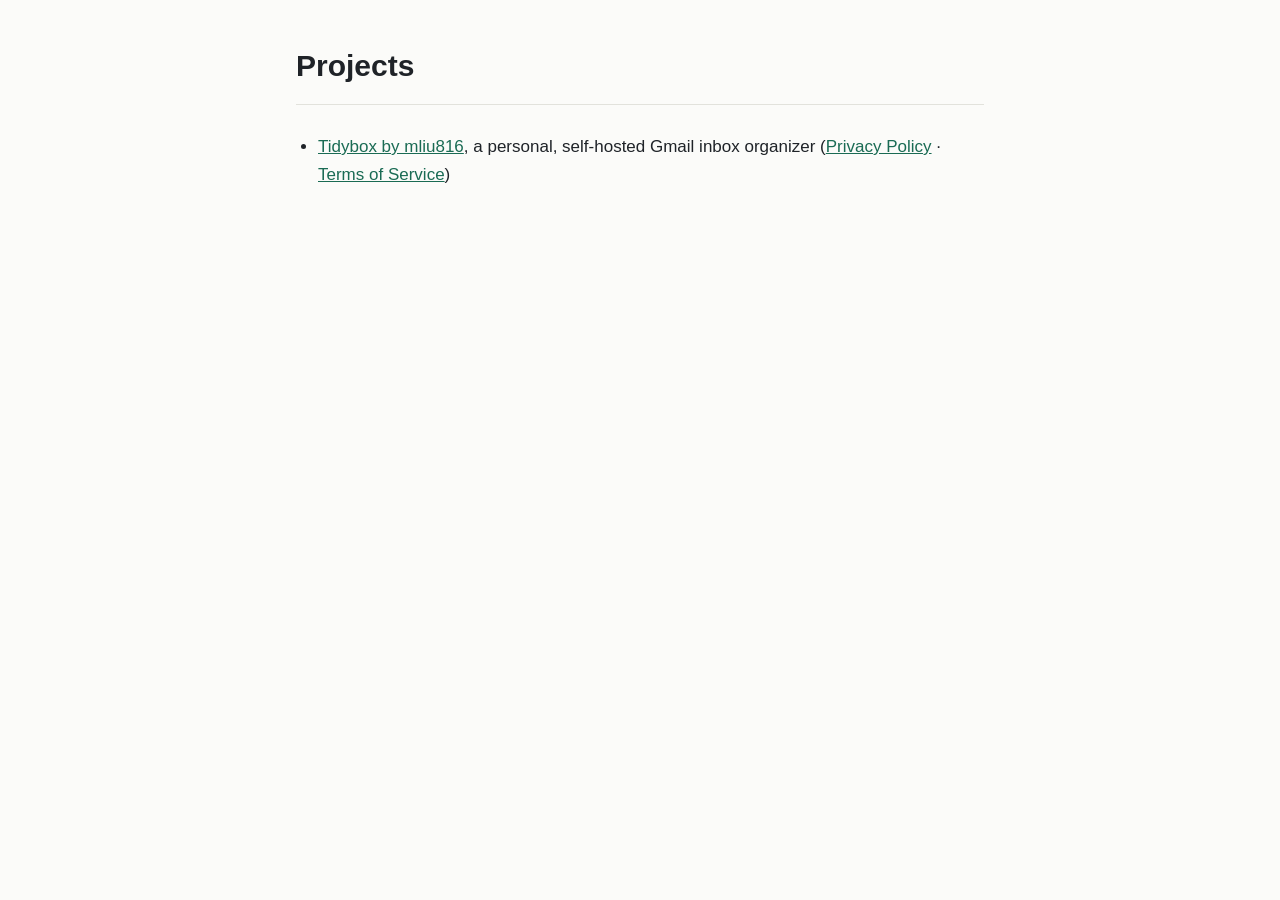
<file: index.html>
<!DOCTYPE html>
<html lang="en">
<head>
  <meta charset="utf-8">
  <meta name="viewport" content="width=device-width, initial-scale=1">
  <title>mliu816 projects</title>
  <link rel="stylesheet" href="tidybox/style.css">
</head>
<body>
<main>
  <header><h1>Projects</h1></header>
  <ul>
    <li><a href="tidybox/">Tidybox by mliu816</a>, a personal, self-hosted Gmail inbox organizer (<a href="tidybox/privacy.html">Privacy Policy</a> · <a href="tidybox/terms.html">Terms of Service</a>)</li>
  </ul>
</main>
</body>
</html>
</file>
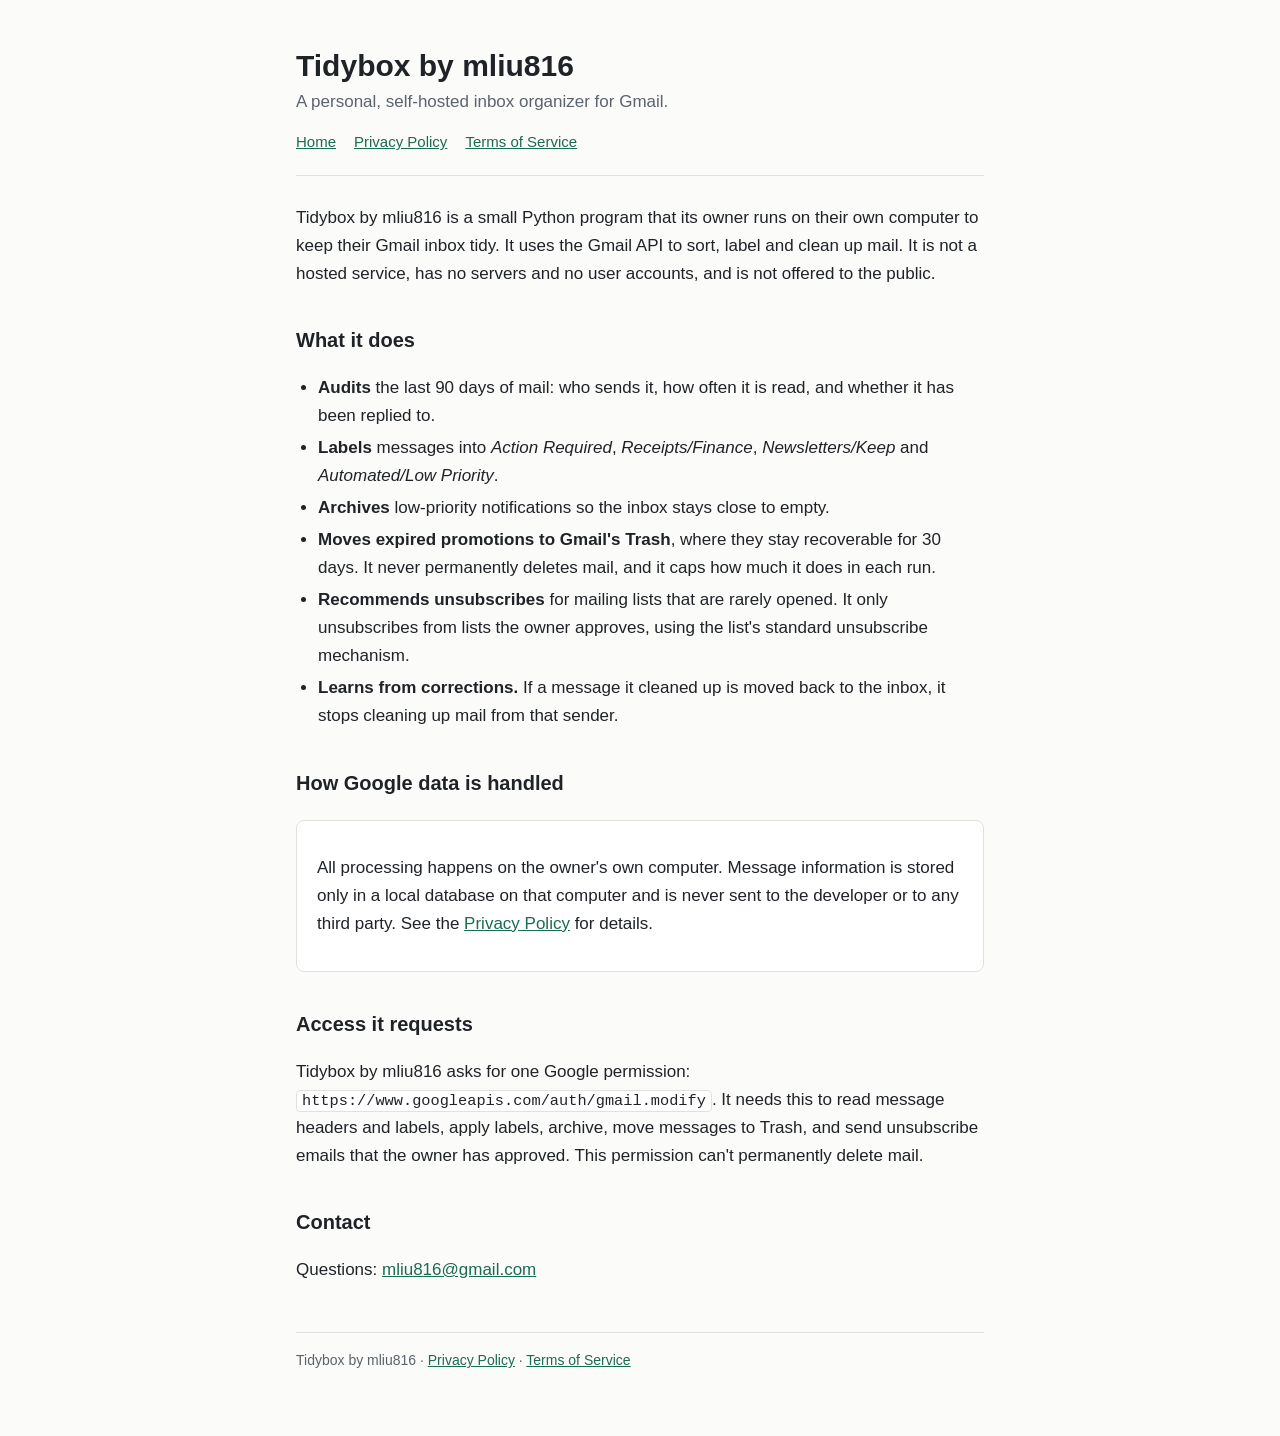
<file: gmail-organizer/index.html>
<!DOCTYPE html>
<html lang="en"><head><meta charset="utf-8"><title>Moved</title>
<link rel="canonical" href="https://mliu816.github.io/tidybox/">
<meta http-equiv="refresh" content="0; url=https://mliu816.github.io/tidybox/">
</head><body><p>This page moved to <a href="https://mliu816.github.io/tidybox/">https://mliu816.github.io/tidybox/</a>.</p></body></html>
</file>
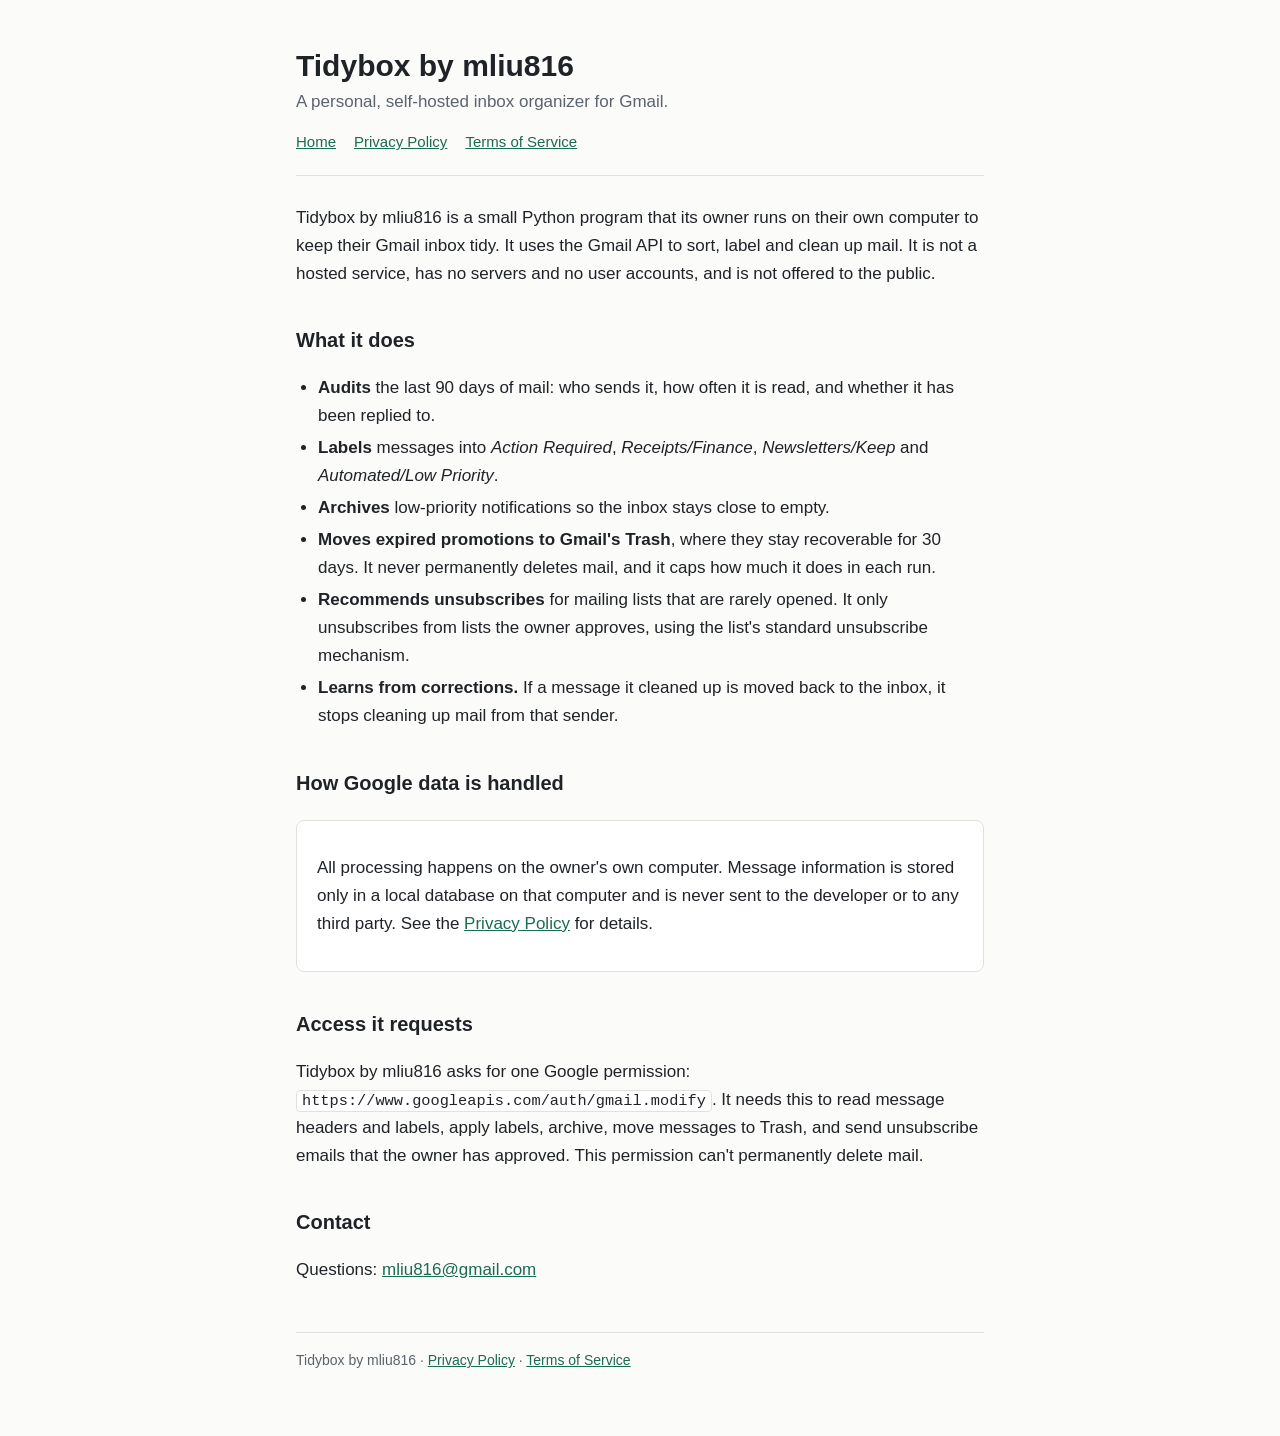
<file: tidybox/index.html>
<!DOCTYPE html>
<html lang="en">
<head>
  <meta charset="utf-8">
  <meta name="viewport" content="width=device-width, initial-scale=1">
  <title>Tidybox by mliu816</title>
  <meta name="description" content="A personal, self-hosted tool that organizes a Gmail inbox: labels, archiving, promotional cleanup and approved unsubscribes.">
  <link rel="stylesheet" href="style.css">
</head>
<body>
<main>
  <header>
    <h1>Tidybox by mliu816</h1>
    <p>A personal, self-hosted inbox organizer for Gmail.</p>
    <nav><a href="./">Home</a><a href="privacy.html">Privacy Policy</a><a href="terms.html">Terms of Service</a></nav>
  </header>

  <p>Tidybox by mliu816 is a small Python program that its owner runs on their own computer to keep their Gmail inbox tidy. It uses the Gmail API to sort, label and clean up mail. It is not a hosted service, has no servers and no user accounts, and is not offered to the public.</p>

  <h2>What it does</h2>
  <ul>
    <li><strong>Audits</strong> the last 90 days of mail: who sends it, how often it is read, and whether it has been replied to.</li>
    <li><strong>Labels</strong> messages into <em>Action Required</em>, <em>Receipts/Finance</em>, <em>Newsletters/Keep</em> and <em>Automated/Low Priority</em>.</li>
    <li><strong>Archives</strong> low-priority notifications so the inbox stays close to empty.</li>
    <li><strong>Moves expired promotions to Gmail's Trash</strong>, where they stay recoverable for 30 days. It never permanently deletes mail, and it caps how much it does in each run.</li>
    <li><strong>Recommends unsubscribes</strong> for mailing lists that are rarely opened. It only unsubscribes from lists the owner approves, using the list's standard unsubscribe mechanism.</li>
    <li><strong>Learns from corrections.</strong> If a message it cleaned up is moved back to the inbox, it stops cleaning up mail from that sender.</li>
  </ul>

  <h2>How Google data is handled</h2>
  <div class="card">
    <p>All processing happens on the owner's own computer. Message information is stored only in a local database on that computer and is never sent to the developer or to any third party. See the <a href="privacy.html">Privacy Policy</a> for details.</p>
  </div>

  <h2>Access it requests</h2>
  <p>Tidybox by mliu816 asks for one Google permission: <code>https://www.googleapis.com/auth/gmail.modify</code>. It needs this to read message headers and labels, apply labels, archive, move messages to Trash, and send unsubscribe emails that the owner has approved. This permission can't permanently delete mail.</p>

  <h2>Contact</h2>
  <p>Questions: <a href="mailto:mliu816@gmail.com">mliu816@gmail.com</a></p>

  <footer>Tidybox by mliu816 · <a href="privacy.html">Privacy Policy</a> · <a href="terms.html">Terms of Service</a></footer>
</main>
</body>
</html>
</file>
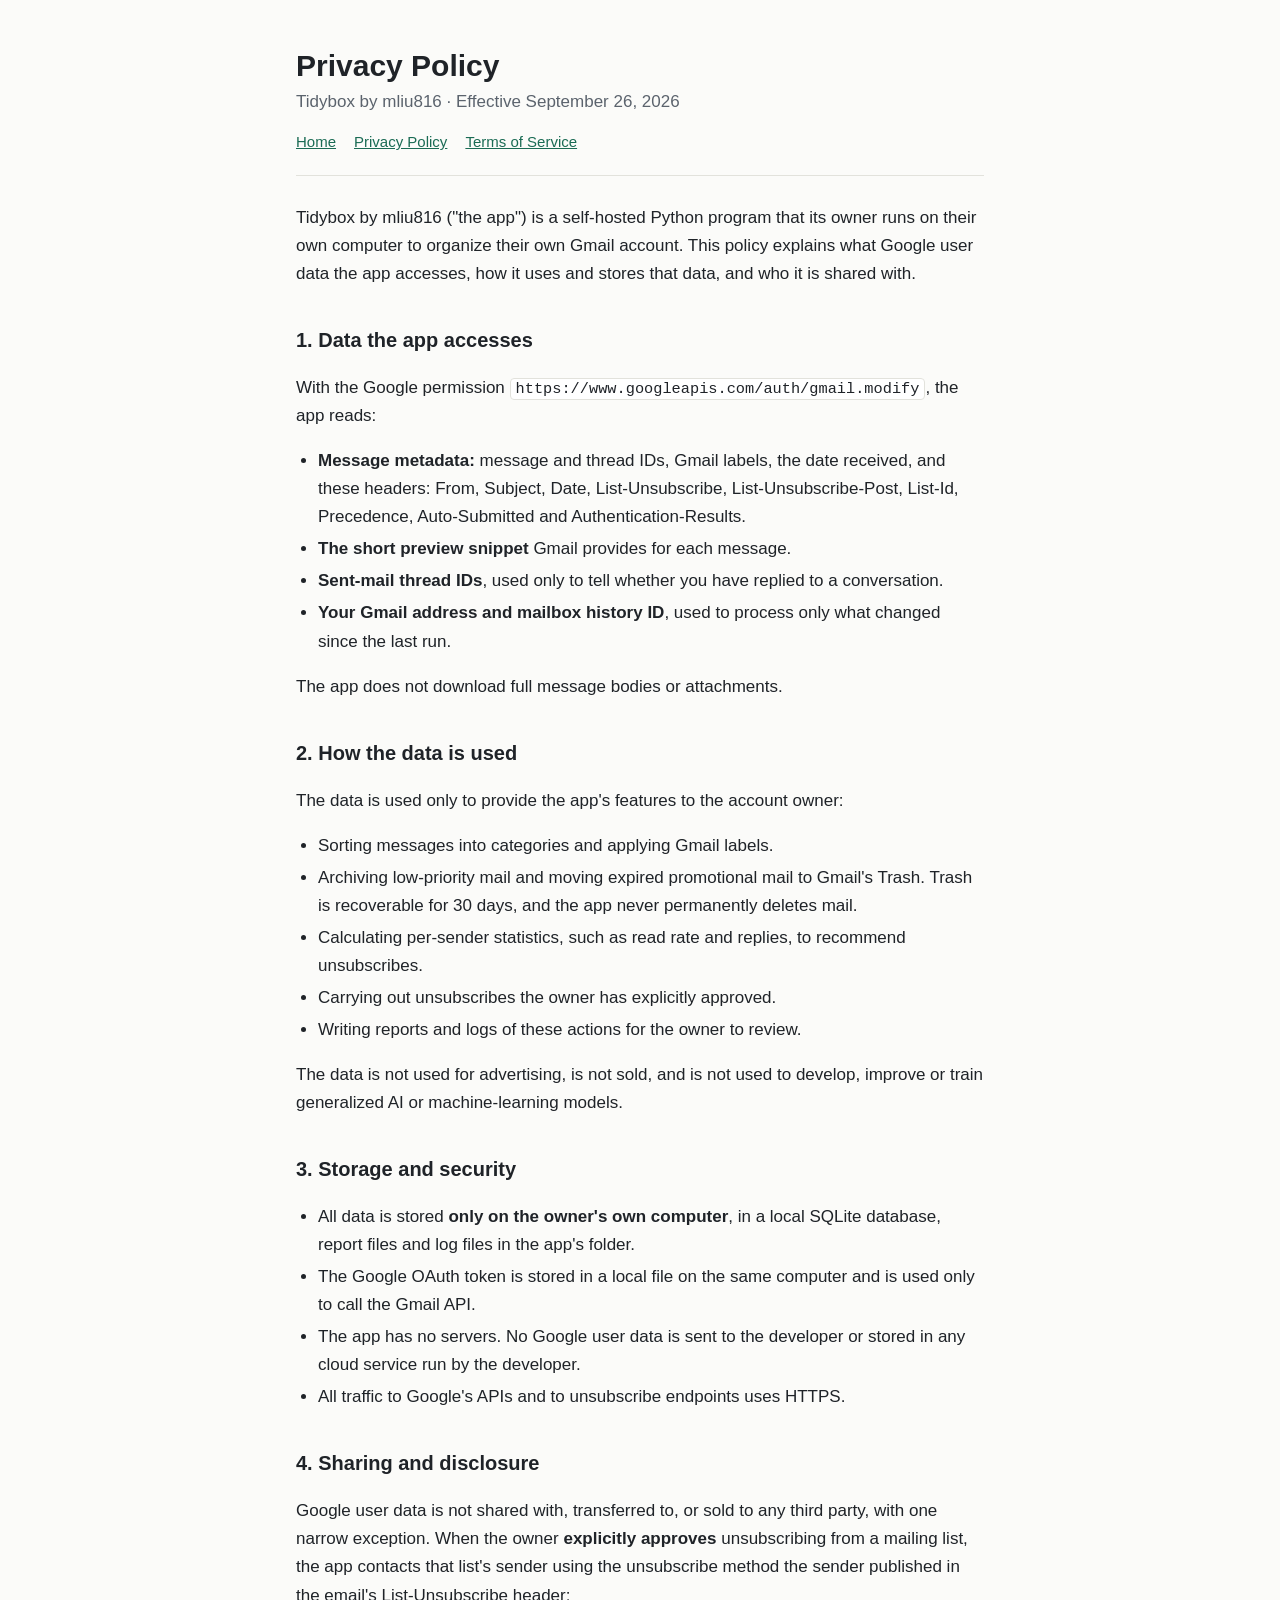
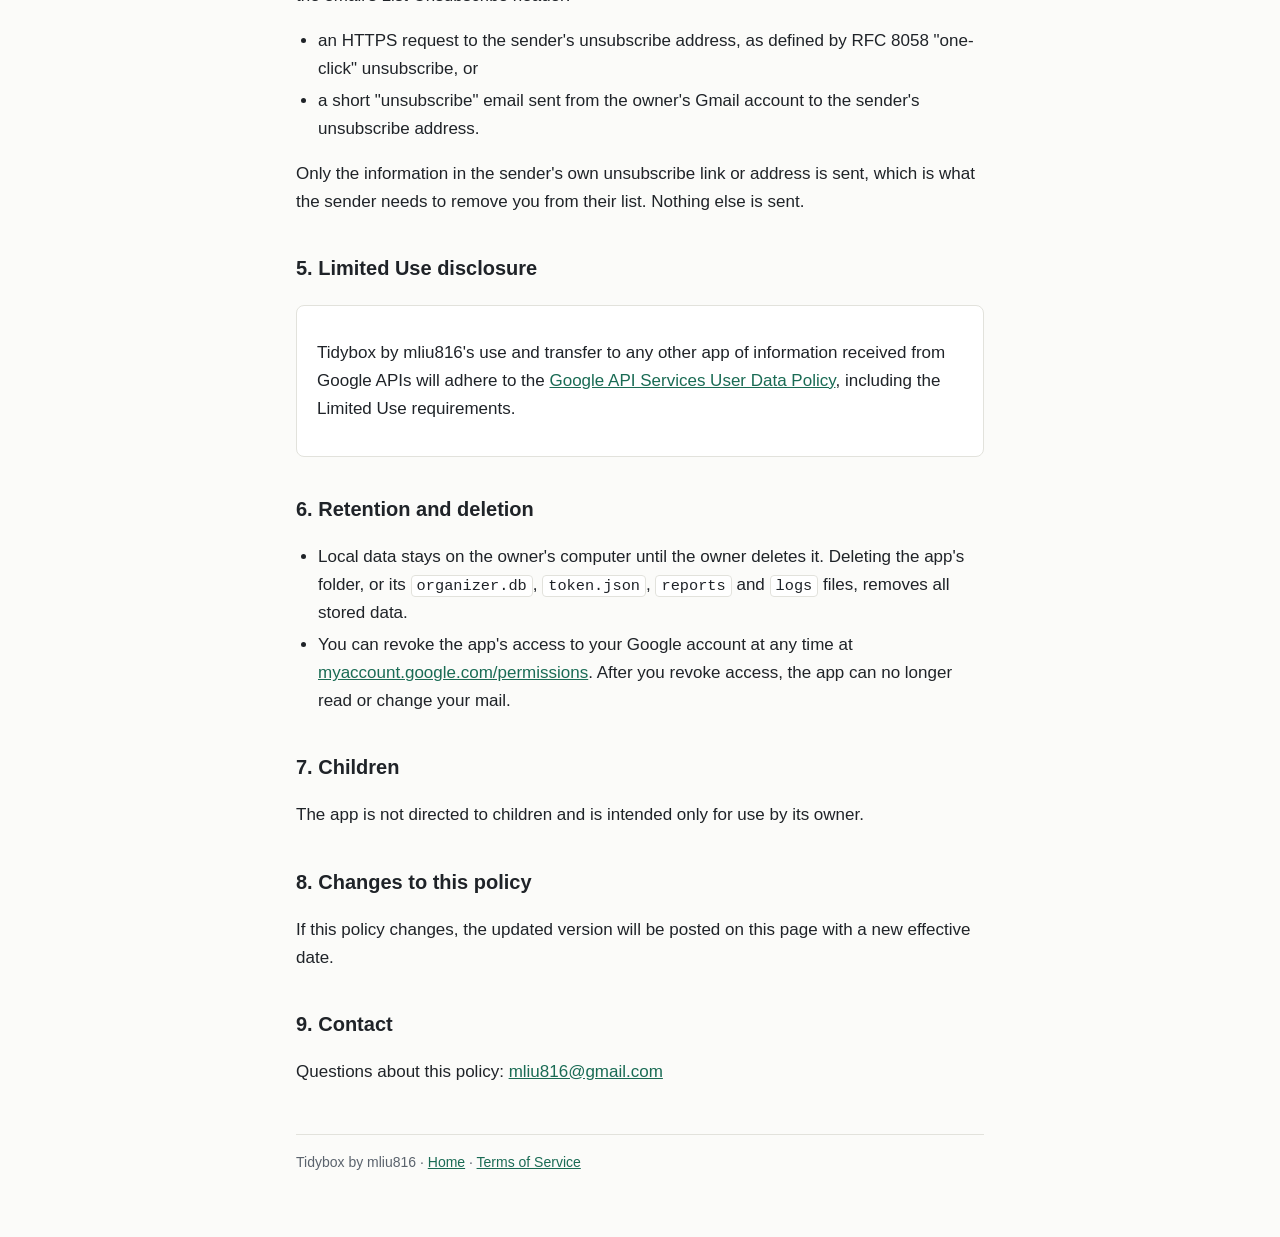
<file: gmail-organizer/privacy.html>
<!DOCTYPE html>
<html lang="en"><head><meta charset="utf-8"><title>Moved</title>
<link rel="canonical" href="https://mliu816.github.io/tidybox/privacy.html">
<meta http-equiv="refresh" content="0; url=https://mliu816.github.io/tidybox/privacy.html">
</head><body><p>This page moved to <a href="https://mliu816.github.io/tidybox/privacy.html">https://mliu816.github.io/tidybox/privacy.html</a>.</p></body></html>
</file>
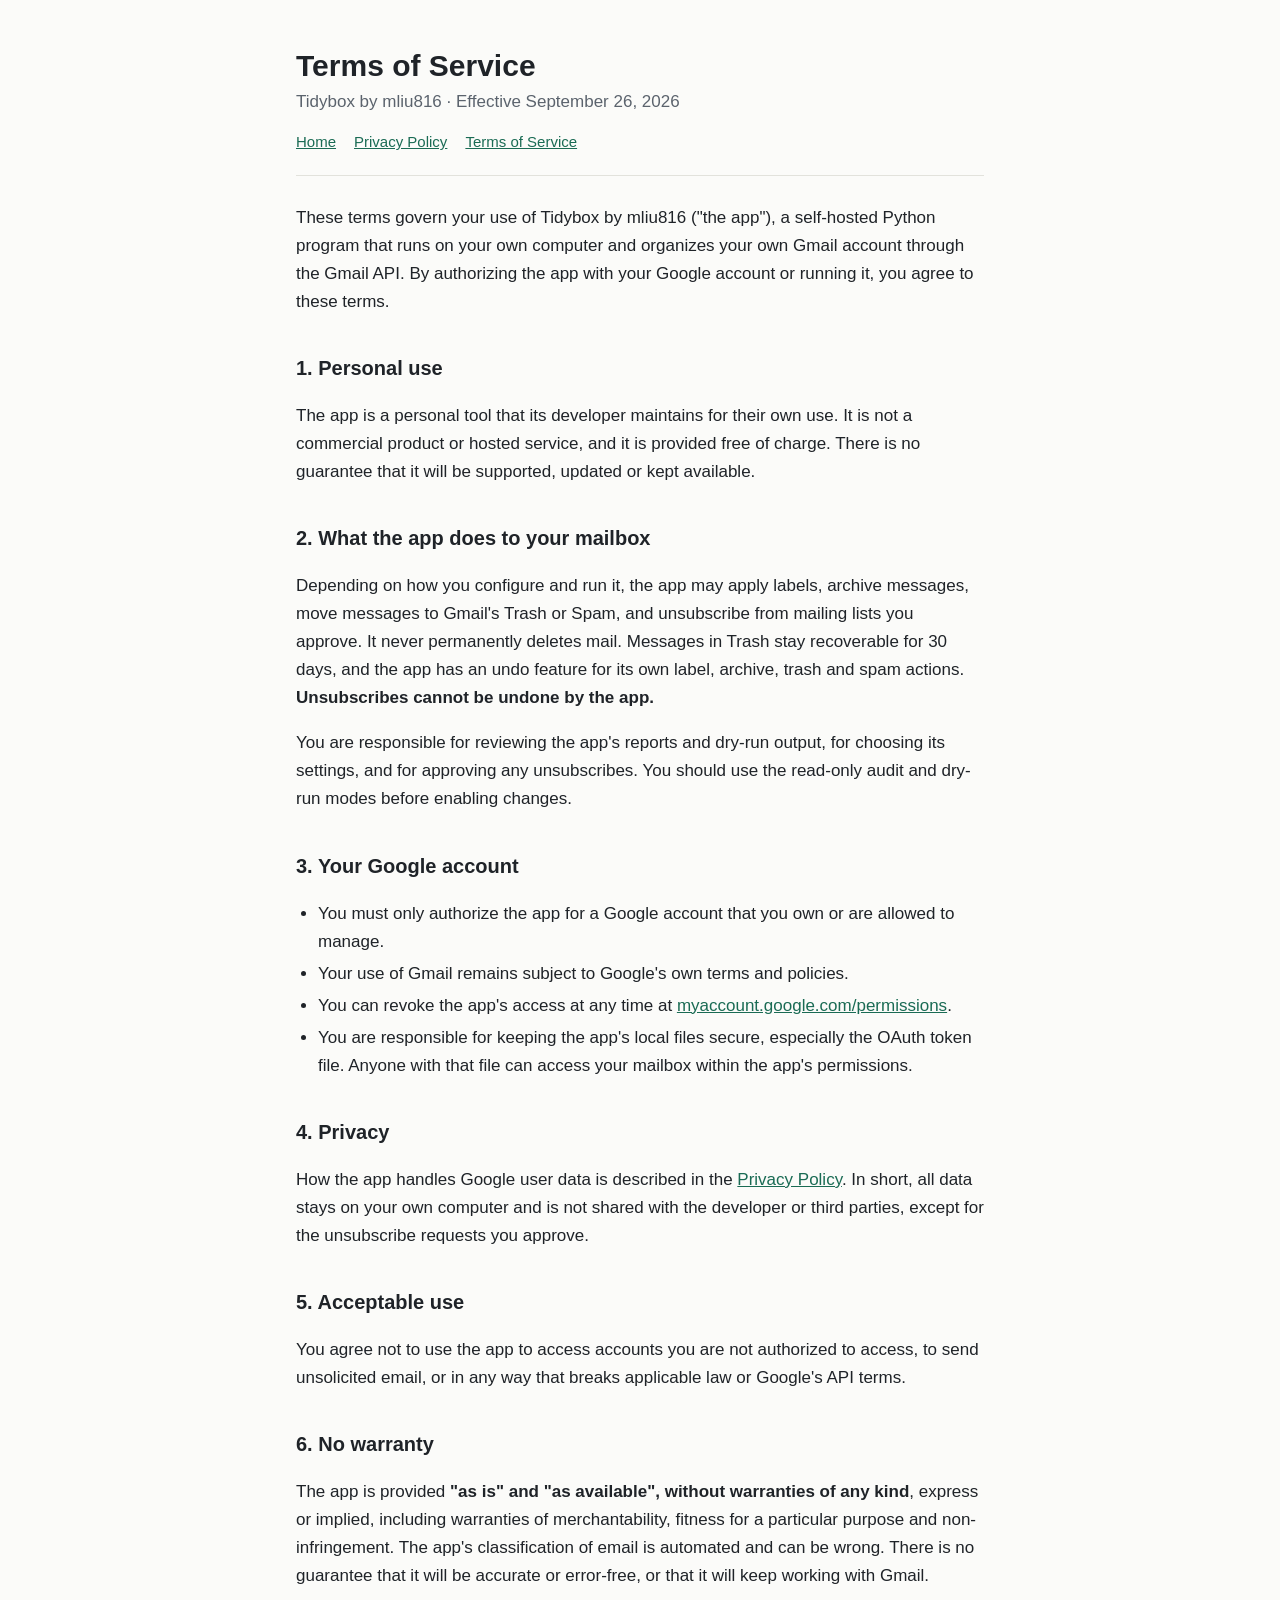
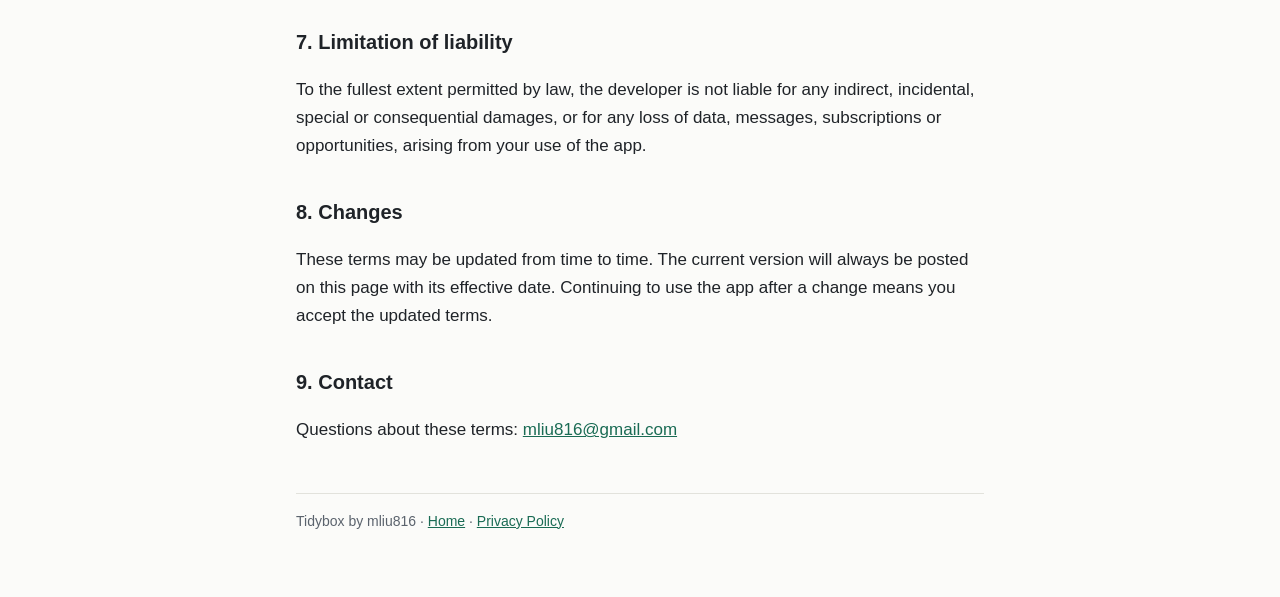
<file: gmail-organizer/terms.html>
<!DOCTYPE html>
<html lang="en"><head><meta charset="utf-8"><title>Moved</title>
<link rel="canonical" href="https://mliu816.github.io/tidybox/terms.html">
<meta http-equiv="refresh" content="0; url=https://mliu816.github.io/tidybox/terms.html">
</head><body><p>This page moved to <a href="https://mliu816.github.io/tidybox/terms.html">https://mliu816.github.io/tidybox/terms.html</a>.</p></body></html>
</file>
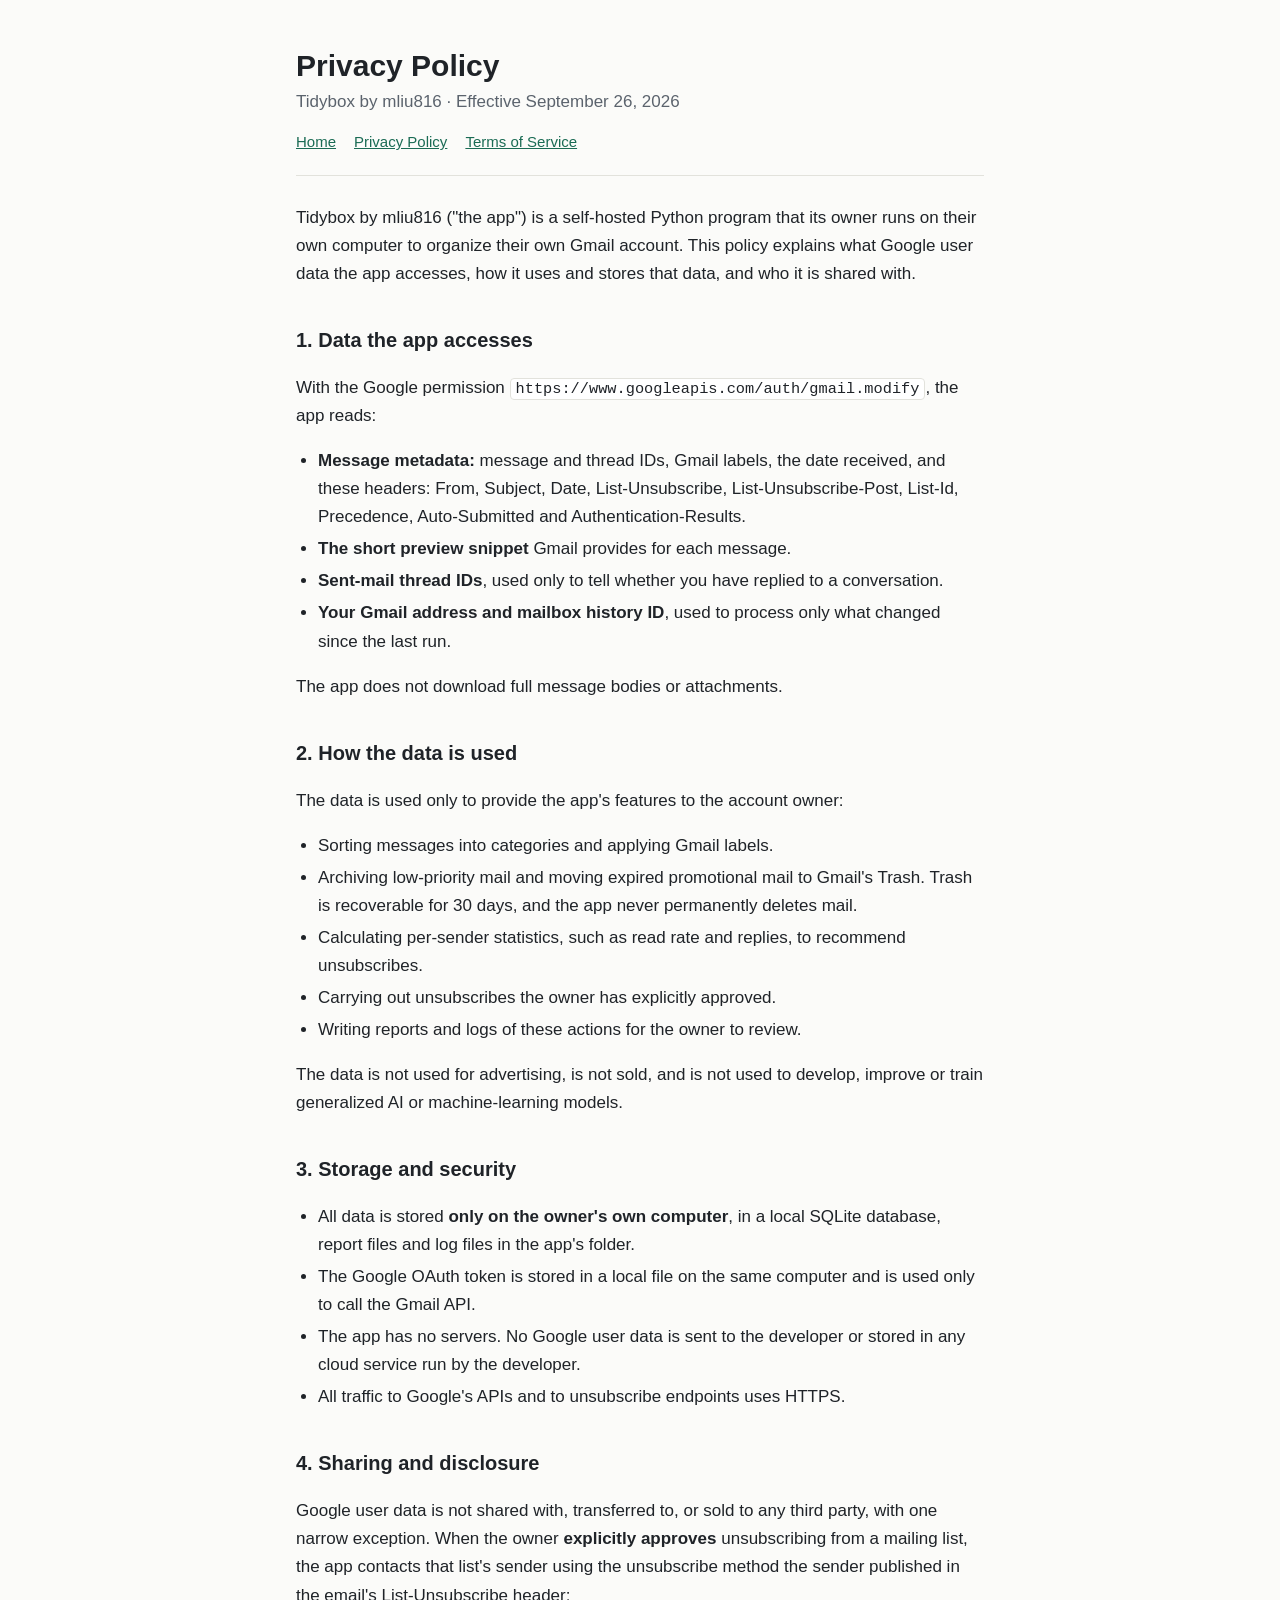
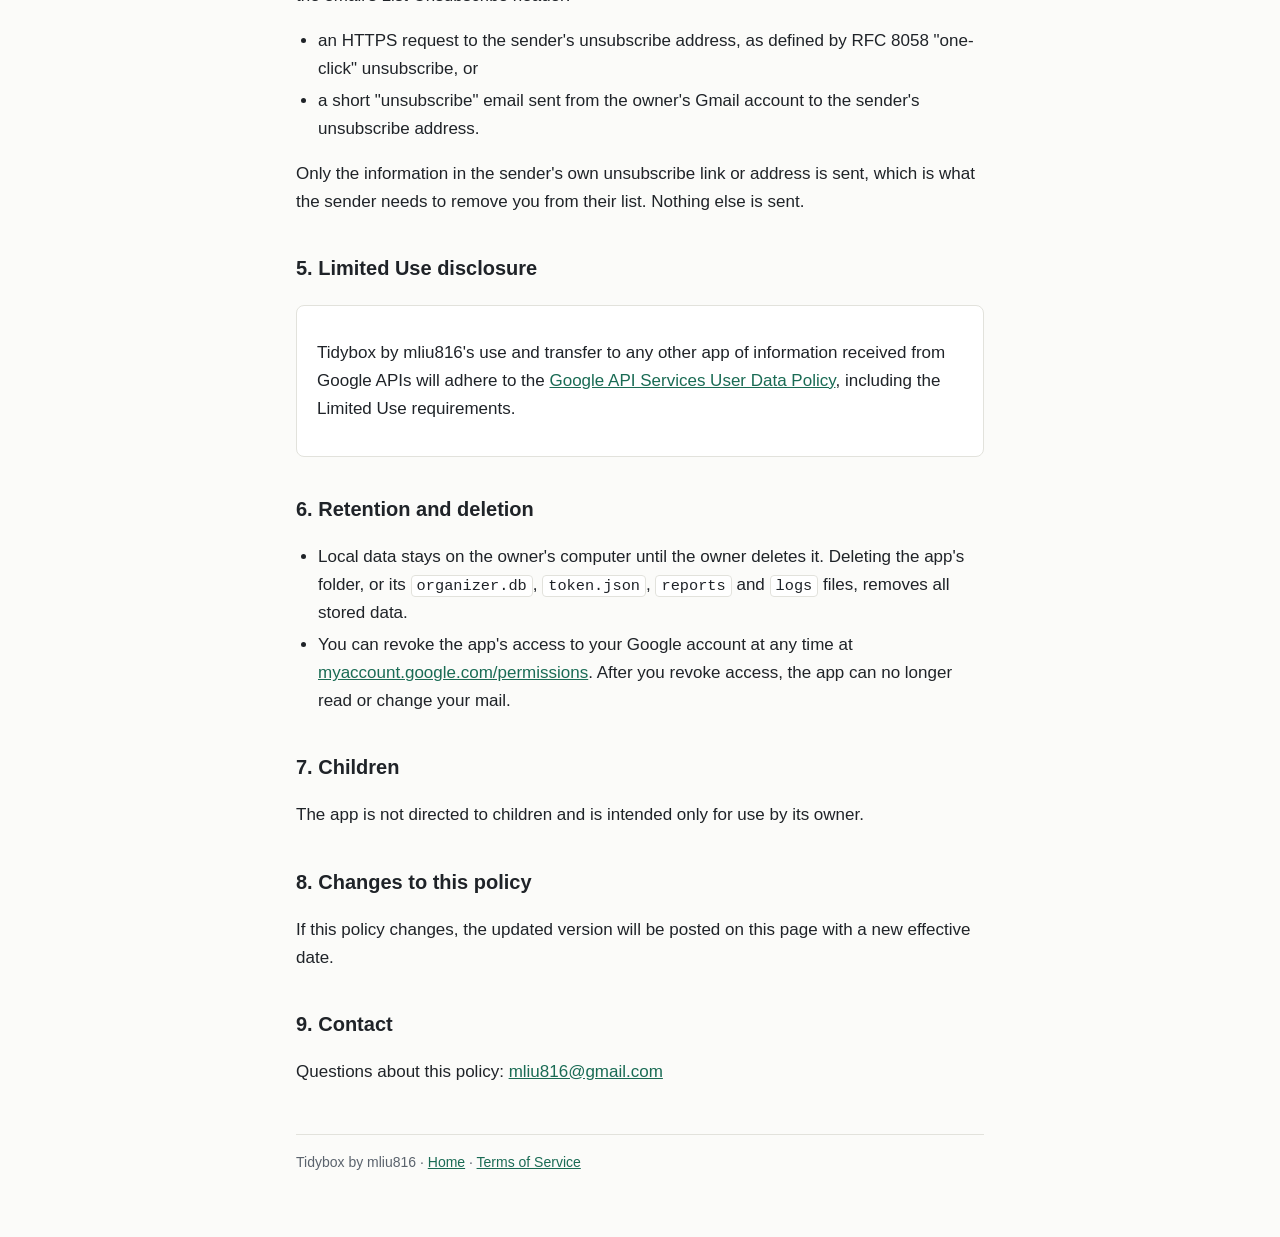
<file: tidybox/privacy.html>
<!DOCTYPE html>
<html lang="en">
<head>
  <meta charset="utf-8">
  <meta name="viewport" content="width=device-width, initial-scale=1">
  <title>Tidybox by mliu816 Privacy Policy</title>
  <meta name="description" content="How Tidybox by mliu816 accesses, uses, stores and shares Google user data.">
  <link rel="stylesheet" href="style.css">
</head>
<body>
<main>
  <header>
    <h1>Privacy Policy</h1>
    <p>Tidybox by mliu816 · Effective September 26, 2026</p>
    <nav><a href="./">Home</a><a href="privacy.html">Privacy Policy</a><a href="terms.html">Terms of Service</a></nav>
  </header>

  <p>Tidybox by mliu816 ("the app") is a self-hosted Python program that its owner runs on their own computer to organize their own Gmail account. This policy explains what Google user data the app accesses, how it uses and stores that data, and who it is shared with.</p>

  <h2>1. Data the app accesses</h2>
  <p>With the Google permission <code>https://www.googleapis.com/auth/gmail.modify</code>, the app reads:</p>
  <ul>
    <li><strong>Message metadata:</strong> message and thread IDs, Gmail labels, the date received, and these headers: From, Subject, Date, List-Unsubscribe, List-Unsubscribe-Post, List-Id, Precedence, Auto-Submitted and Authentication-Results.</li>
    <li><strong>The short preview snippet</strong> Gmail provides for each message.</li>
    <li><strong>Sent-mail thread IDs</strong>, used only to tell whether you have replied to a conversation.</li>
    <li><strong>Your Gmail address and mailbox history ID</strong>, used to process only what changed since the last run.</li>
  </ul>
  <p>The app does not download full message bodies or attachments.</p>

  <h2>2. How the data is used</h2>
  <p>The data is used only to provide the app's features to the account owner:</p>
  <ul>
    <li>Sorting messages into categories and applying Gmail labels.</li>
    <li>Archiving low-priority mail and moving expired promotional mail to Gmail's Trash. Trash is recoverable for 30 days, and the app never permanently deletes mail.</li>
    <li>Calculating per-sender statistics, such as read rate and replies, to recommend unsubscribes.</li>
    <li>Carrying out unsubscribes the owner has explicitly approved.</li>
    <li>Writing reports and logs of these actions for the owner to review.</li>
  </ul>
  <p>The data is not used for advertising, is not sold, and is not used to develop, improve or train generalized AI or machine-learning models.</p>

  <h2>3. Storage and security</h2>
  <ul>
    <li>All data is stored <strong>only on the owner's own computer</strong>, in a local SQLite database, report files and log files in the app's folder.</li>
    <li>The Google OAuth token is stored in a local file on the same computer and is used only to call the Gmail API.</li>
    <li>The app has no servers. No Google user data is sent to the developer or stored in any cloud service run by the developer.</li>
    <li>All traffic to Google's APIs and to unsubscribe endpoints uses HTTPS.</li>
  </ul>

  <h2>4. Sharing and disclosure</h2>
  <p>Google user data is not shared with, transferred to, or sold to any third party, with one narrow exception. When the owner <strong>explicitly approves</strong> unsubscribing from a mailing list, the app contacts that list's sender using the unsubscribe method the sender published in the email's List-Unsubscribe header:</p>
  <ul>
    <li>an HTTPS request to the sender's unsubscribe address, as defined by RFC 8058 "one-click" unsubscribe, or</li>
    <li>a short "unsubscribe" email sent from the owner's Gmail account to the sender's unsubscribe address.</li>
  </ul>
  <p>Only the information in the sender's own unsubscribe link or address is sent, which is what the sender needs to remove you from their list. Nothing else is sent.</p>

  <h2>5. Limited Use disclosure</h2>
  <div class="card">
    <p>Tidybox by mliu816's use and transfer to any other app of information received from Google APIs will adhere to the <a href="https://developers.google.com/terms/api-services-user-data-policy">Google API Services User Data Policy</a>, including the Limited Use requirements.</p>
  </div>

  <h2>6. Retention and deletion</h2>
  <ul>
    <li>Local data stays on the owner's computer until the owner deletes it. Deleting the app's folder, or its <code>organizer.db</code>, <code>token.json</code>, <code>reports</code> and <code>logs</code> files, removes all stored data.</li>
    <li>You can revoke the app's access to your Google account at any time at <a href="https://myaccount.google.com/permissions">myaccount.google.com/permissions</a>. After you revoke access, the app can no longer read or change your mail.</li>
  </ul>

  <h2>7. Children</h2>
  <p>The app is not directed to children and is intended only for use by its owner.</p>

  <h2>8. Changes to this policy</h2>
  <p>If this policy changes, the updated version will be posted on this page with a new effective date.</p>

  <h2>9. Contact</h2>
  <p>Questions about this policy: <a href="mailto:mliu816@gmail.com">mliu816@gmail.com</a></p>

  <footer>Tidybox by mliu816 · <a href="./">Home</a> · <a href="terms.html">Terms of Service</a></footer>
</main>
</body>
</html>
</file>
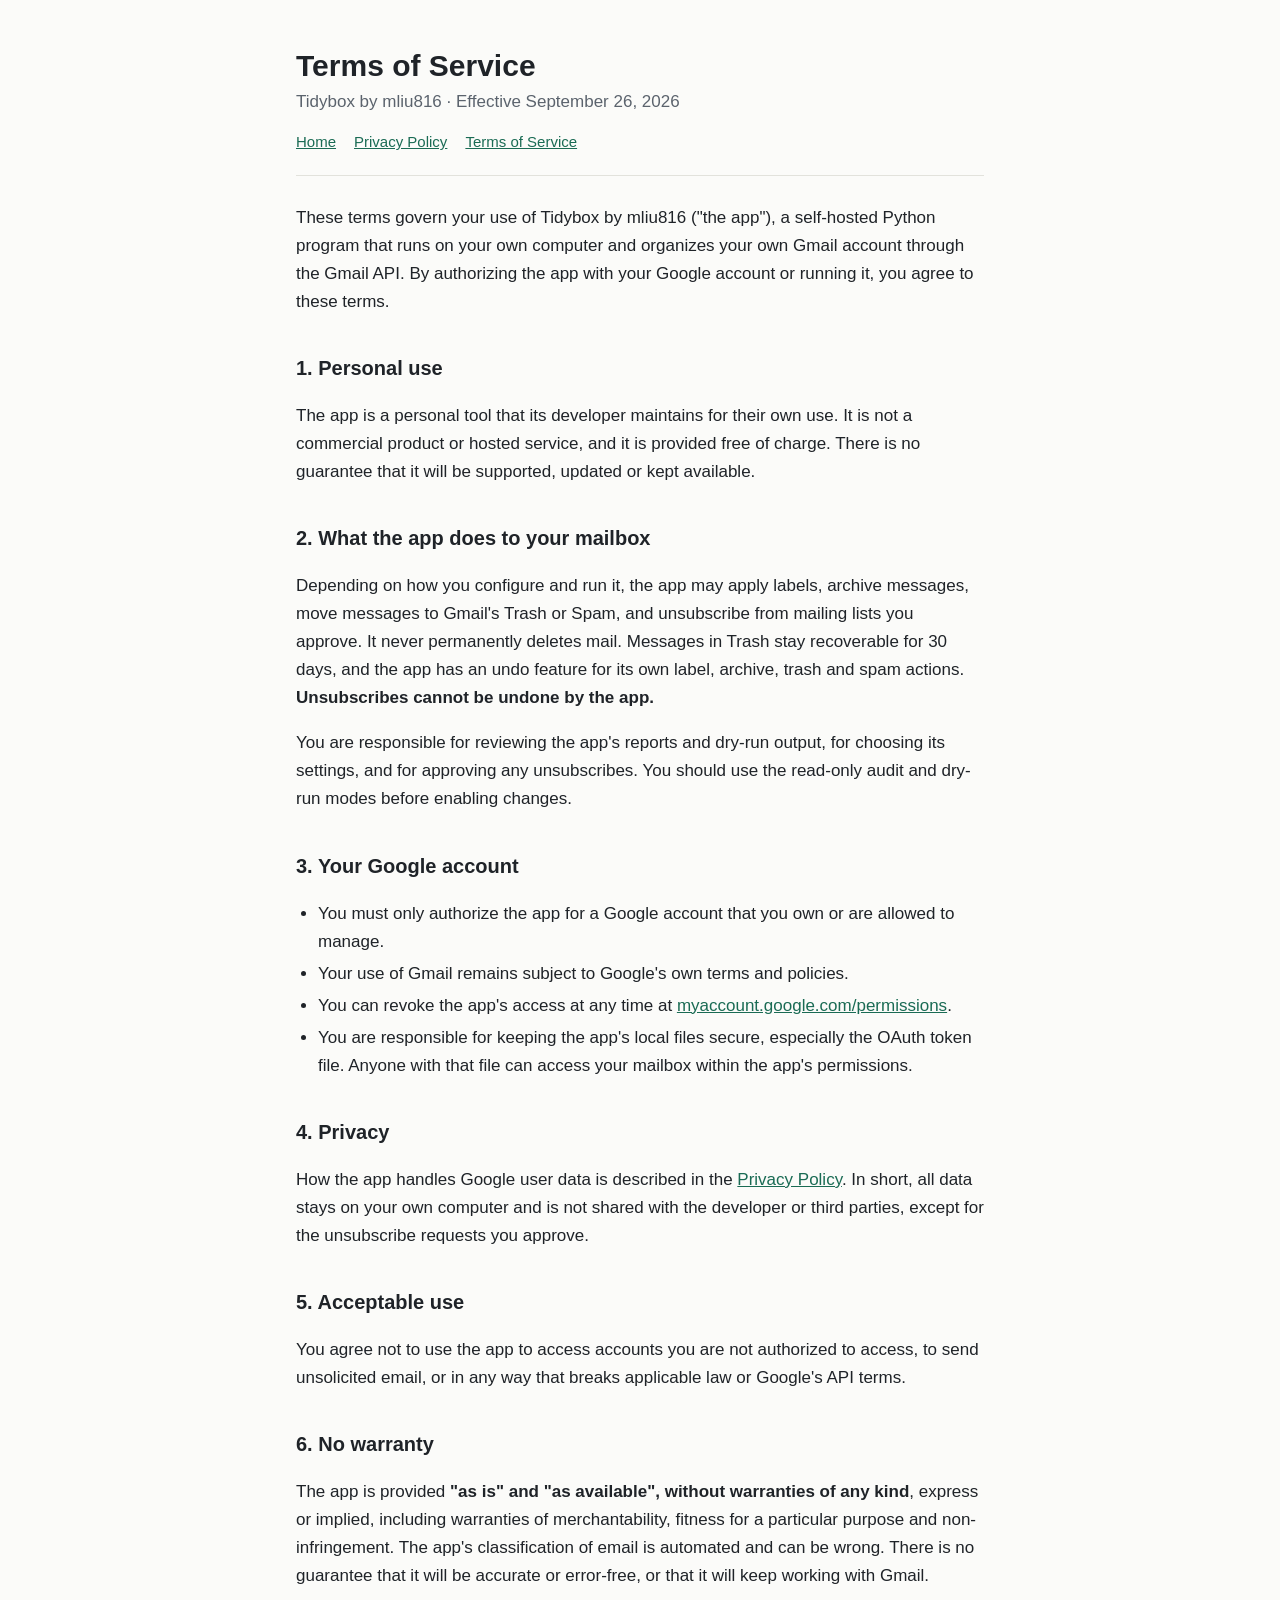
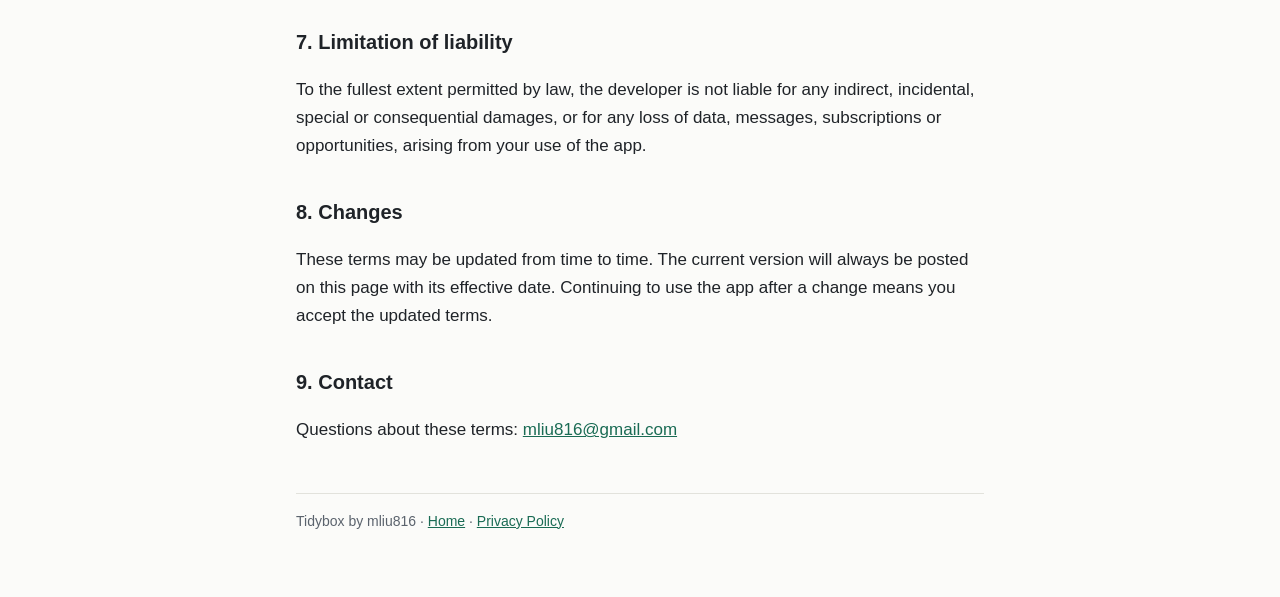
<file: tidybox/terms.html>
<!DOCTYPE html>
<html lang="en">
<head>
  <meta charset="utf-8">
  <meta name="viewport" content="width=device-width, initial-scale=1">
  <title>Tidybox by mliu816 Terms of Service</title>
  <meta name="description" content="Terms of Service for Tidybox by mliu816, a personal self-hosted Gmail organization tool.">
  <link rel="stylesheet" href="style.css">
</head>
<body>
<main>
  <header>
    <h1>Terms of Service</h1>
    <p>Tidybox by mliu816 · Effective September 26, 2026</p>
    <nav><a href="./">Home</a><a href="privacy.html">Privacy Policy</a><a href="terms.html">Terms of Service</a></nav>
  </header>

  <p>These terms govern your use of Tidybox by mliu816 ("the app"), a self-hosted Python program that runs on your own computer and organizes your own Gmail account through the Gmail API. By authorizing the app with your Google account or running it, you agree to these terms.</p>

  <h2>1. Personal use</h2>
  <p>The app is a personal tool that its developer maintains for their own use. It is not a commercial product or hosted service, and it is provided free of charge. There is no guarantee that it will be supported, updated or kept available.</p>

  <h2>2. What the app does to your mailbox</h2>
  <p>Depending on how you configure and run it, the app may apply labels, archive messages, move messages to Gmail's Trash or Spam, and unsubscribe from mailing lists you approve. It never permanently deletes mail. Messages in Trash stay recoverable for 30 days, and the app has an undo feature for its own label, archive, trash and spam actions. <strong>Unsubscribes cannot be undone by the app.</strong></p>
  <p>You are responsible for reviewing the app's reports and dry-run output, for choosing its settings, and for approving any unsubscribes. You should use the read-only audit and dry-run modes before enabling changes.</p>

  <h2>3. Your Google account</h2>
  <ul>
    <li>You must only authorize the app for a Google account that you own or are allowed to manage.</li>
    <li>Your use of Gmail remains subject to Google's own terms and policies.</li>
    <li>You can revoke the app's access at any time at <a href="https://myaccount.google.com/permissions">myaccount.google.com/permissions</a>.</li>
    <li>You are responsible for keeping the app's local files secure, especially the OAuth token file. Anyone with that file can access your mailbox within the app's permissions.</li>
  </ul>

  <h2>4. Privacy</h2>
  <p>How the app handles Google user data is described in the <a href="privacy.html">Privacy Policy</a>. In short, all data stays on your own computer and is not shared with the developer or third parties, except for the unsubscribe requests you approve.</p>

  <h2>5. Acceptable use</h2>
  <p>You agree not to use the app to access accounts you are not authorized to access, to send unsolicited email, or in any way that breaks applicable law or Google's API terms.</p>

  <h2>6. No warranty</h2>
  <p>The app is provided <strong>"as is" and "as available", without warranties of any kind</strong>, express or implied, including warranties of merchantability, fitness for a particular purpose and non-infringement. The app's classification of email is automated and can be wrong. There is no guarantee that it will be accurate or error-free, or that it will keep working with Gmail.</p>

  <h2>7. Limitation of liability</h2>
  <p>To the fullest extent permitted by law, the developer is not liable for any indirect, incidental, special or consequential damages, or for any loss of data, messages, subscriptions or opportunities, arising from your use of the app.</p>

  <h2>8. Changes</h2>
  <p>These terms may be updated from time to time. The current version will always be posted on this page with its effective date. Continuing to use the app after a change means you accept the updated terms.</p>

  <h2>9. Contact</h2>
  <p>Questions about these terms: <a href="mailto:mliu816@gmail.com">mliu816@gmail.com</a></p>

  <footer>Tidybox by mliu816 · <a href="./">Home</a> · <a href="privacy.html">Privacy Policy</a></footer>
</main>
</body>
</html>
</file>
<file: tidybox/style.css>
:root {
  --bg: #fbfbf9;
  --fg: #1f2328;
  --muted: #5b636d;
  --accent: #1a6b54;
  --rule: #e2e2dc;
  --card: #ffffff;
}
@media (prefers-color-scheme: dark) {
  :root {
    --bg: #15171a;
    --fg: #e6e6e3;
    --muted: #a0a6ad;
    --accent: #5fc3a0;
    --rule: #2b2f34;
    --card: #1c1f23;
  }
}
* { box-sizing: border-box; }
body {
  margin: 0;
  background: var(--bg);
  color: var(--fg);
  font: 17px/1.65 -apple-system, BlinkMacSystemFont, "Segoe UI", Roboto, Helvetica, Arial, sans-serif;
}
main { max-width: 720px; margin: 0 auto; padding: 48px 16px 64px; }
header { border-bottom: 1px solid var(--rule); padding-bottom: 20px; margin-bottom: 28px; }
header p { margin: 4px 0 0; color: var(--muted); }
nav { margin-top: 14px; display: flex; gap: 18px; font-size: 15px; }
h1 { font-size: 30px; line-height: 1.2; margin: 0; }
h2 { font-size: 20px; margin: 36px 0 8px; }
a { color: var(--accent); }
ul { padding-left: 22px; }
li { margin: 4px 0; }
code { font-size: 0.9em; background: var(--card); border: 1px solid var(--rule); border-radius: 4px; padding: 1px 5px; overflow-wrap: anywhere; }
.card { background: var(--card); border: 1px solid var(--rule); border-radius: 8px; padding: 16px 20px; margin: 20px 0; }
footer { margin-top: 48px; padding-top: 16px; border-top: 1px solid var(--rule); color: var(--muted); font-size: 14px; }
</file>
